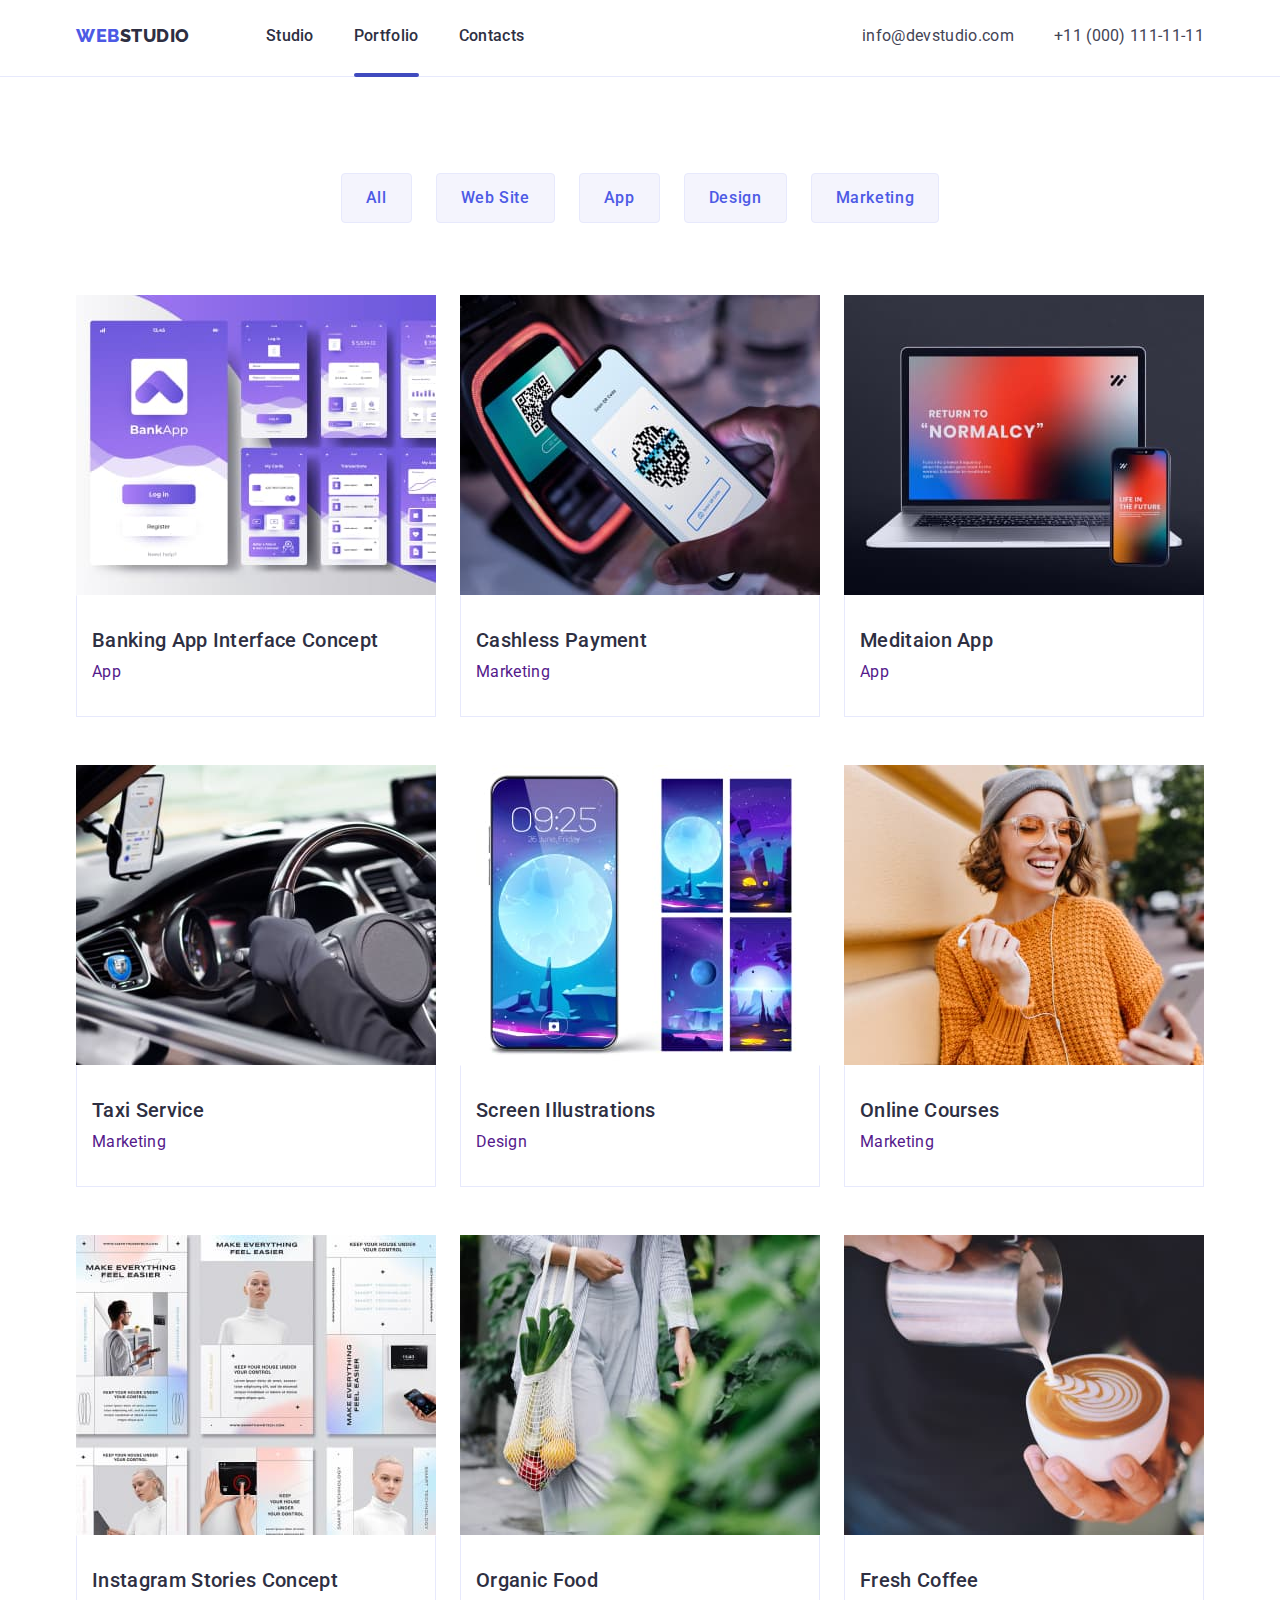
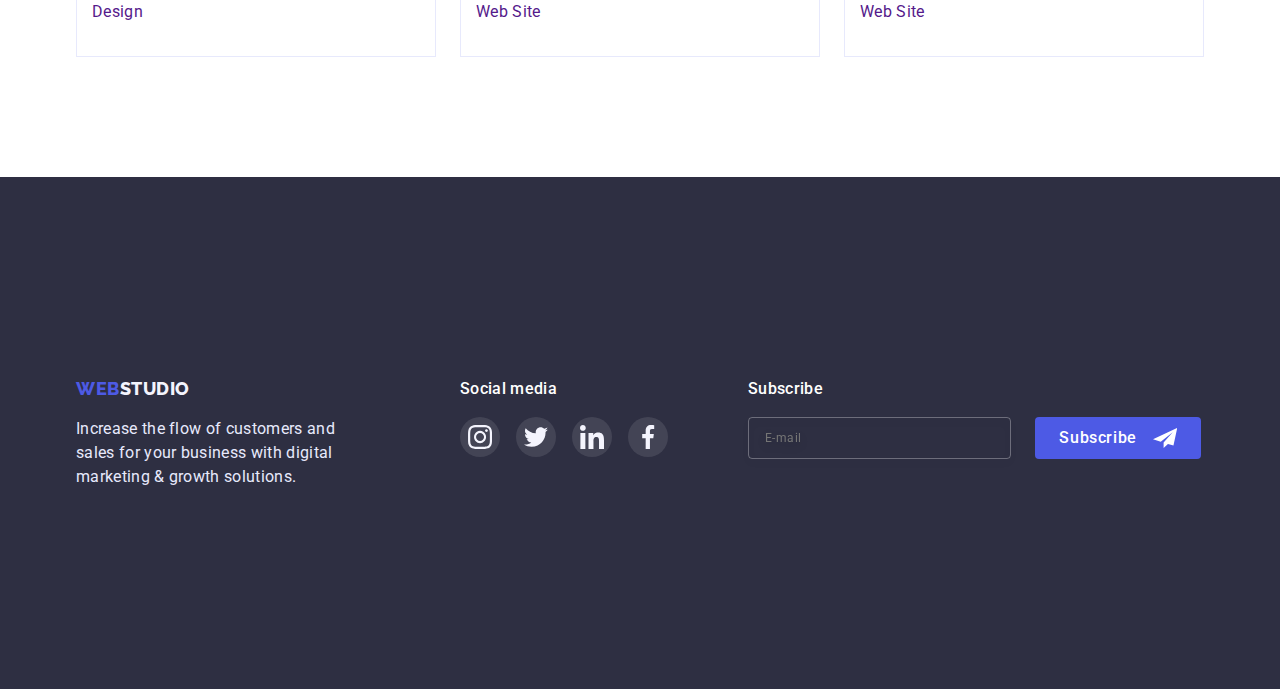
<file: portfolio.html>
<!DOCTYPE html>
<html lang="en">
  <head>
    <meta charset="UTF-8" />
    <meta http-equiv="X-UA-Compatible" content="IE=edge" />
    <meta name="viewport" content="width=device-width, initial-scale=1.0" />

    <link rel="preconnect" href="https://fonts.googleapis.com" />
    <link rel="preconnect" href="https://fonts.gstatic.com" crossorigin />
    <link
      href="https://fonts.googleapis.com/css2?family=Raleway:wght@800&family=Roboto:wght@400;500;700;900&display=swap"
      rel="stylesheet"
    />
    <link
      rel="stylesheet"
      href="https://cdnjs.cloudflare.com/ajax/libs/modern-normalize/1.1.0/modern-normalize.min.css"
    />
    <title>Portfolio</title>
    <link rel="stylesheet" href="./css/styles.css" />
    <link rel="stylesheet" href="./css/mobile.css" />
    <link rel="stylesheet" href="./css/tablet.css" />
    <link rel="stylesheet" href="./css/desktop.css" />
  </head>
  <body>
    <!--Header-->
    <header class="main-menu">
      <div class="container page-header-container">
        <nav class="main-nav">
          <a href="./index.html" class="logo"
            ><span class="logo-accent">Web</span>Studio</a
          >
          <ul class="site-nav list">
            <li class="item">
              <a href="./index.html" class="site-nav link">Studio</a>
            </li>
            <li class="item">
              <a href="./portfolio.html" class="site-nav link current"
                >Portfolio</a
              >
            </li>
            <li class="item"><a href="" class="site-nav link">Contacts</a></li>
          </ul>
        </nav>
        <address class="second-nav">
          <ul class="contacts list">
            <li class="item">
              <a href="mailto:info@devstudio.com" class="mailto link"
                >info@devstudio.com</a
              >
            </li>
            <li class="item">
              <a href="tel:+110001111111" class="tel">+11 (000) 111-11-11</a>
            </li>
          </ul>
        </address>
      </div>
    </header>
    <main>
      <div class="container">
        <section class="buttons-nav">
          <!--Portfolio items-->
          <h1 class="visually-hidden">Our Portfolio</h1>
          <ul class="buttons list">
            <li class="buttons list item">
              <button type="button" class="button secondary">All</button>
            </li>
            <li class="buttons list item">
              <button type="button" class="button secondary">Web Site</button>
            </li>
            <li class="buttons list item">
              <button type="button" class="button secondary">App</button>
            </li>
            <li class="buttons list item">
              <button type="button" class="button secondary">Design</button>
            </li>
            <li class="buttons list item">
              <button type="button" class="button secondary">Marketing</button>
            </li>
          </ul>
        </section>
        <section class="completed-projects">
          <!--Examples of completed projects-->
          <h2 class="visually-hidden">Projects examples</h2>
          <ul class="projects-examples list">
            <li class="examples-item">
              <a href="" class="project-list-wrapper link">
                <div class="project-list-wrapper-img">
                  <img
                    class="project img"
                    src="./images/project-img-1.jpg"
                    alt="bank application mobile screens"
                    width="360"
                  />
                  <p class="owerlay">
                    14 Stylish and User-Friendly App Design Concepts · Task
                    Manager App · Calorie Tracker App · Exotic Fruit Ecommerce
                    App · Cloud Storage App
                  </p>
                </div>
                <div class="projects-card">
                  <h3 class="projects-item">Banking App Interface Concept</h3>
                  <p class="projects-direction">App</p>
                </div>
              </a>
            </li>
            <li class="examples-item">
              <a href="" class="project-list-wrapper link">
                <div class="project-list-wrapper-img">
                  <img
                    class="project img"
                    src="./images/project-img-2.jpg"
                    alt="proces of sreening qr code"
                    width="360"
                  />
                  <p class="owerlay">
                    14 Stylish and User-Friendly App Design Concepts · Task
                    Manager App · Calorie Tracker App · Exotic Fruit Ecommerce
                    App · Cloud Storage App
                  </p>
                </div>
                <div class="projects-card">
                  <h3 class="projects-item">Cashless Payment</h3>
                  <p class="projects-direction">Marketing</p>
                </div></a
              >
            </li>
            <li class="examples-item">
              <a href="" class="project-list-wrapper link">
                <div class="project-list-wrapper-img">
                  <img
                    class="project img"
                    src="./images/project-img-3.jpg"
                    alt="bank application mobile screens"
                    width="360"
                  />
                  <p class="owerlay">
                    14 Stylish and User-Friendly App Design Concepts · Task
                    Manager App · Calorie Tracker App · Exotic Fruit Ecommerce
                    App · Cloud Storage App
                  </p>
                </div>
                <div class="projects-card">
                  <h3 class="projects-item">Meditaion App</h3>
                  <p class="projects-direction">App</p>
                </div>
              </a>
            </li>
            <li class="examples-item">
              <a href="" class="project-list-wrapper link">
                <div class="project-list-wrapper-img">
                  <img
                    class="project img"
                    src="./images/project-img-4.jpg"
                    alt="proces of sreening qr code"
                    width="360"
                  />
                  <p class="owerlay">
                    14 Stylish and User-Friendly App Design Concepts · Task
                    Manager App · Calorie Tracker App · Exotic Fruit Ecommerce
                    App · Cloud Storage App
                  </p>
                </div>
                <div class="projects-card">
                  <h3 class="projects-item">Taxi Service</h3>
                  <p class="projects-direction">Marketing</p>
                </div>
              </a>
            </li>
            <li class="examples-item">
              <a href="" class="project-list-wrapper link">
                <div class="project-list-wrapper-img">
                  <img
                    class="project img"
                    src="./images/project-img-5.jpg"
                    alt="mobile phone's creen with different variants of moon's pictures"
                    width="360"
                  />
                  <p class="owerlay">
                    14 Stylish and User-Friendly App Design Concepts · Task
                    Manager App · Calorie Tracker App · Exotic Fruit Ecommerce
                    App · Cloud Storage App
                  </p>
                </div>
                <div class="projects-card">
                  <h3 class="projects-item">Screen Illustrations</h3>
                  <p class="projects-direction">Design</p>
                </div></a
              >
            </li>
            <li class="examples-item">
              <a href="" class="project-list-wrapper link">
                <div class="project-list-wrapper-img">
                  <img
                    class="project img"
                    src="./images/project-img-6.jpg"
                    alt="girl with airpods looking at phone screen"
                    width="360"
                  />
                  <p class="owerlay">
                    14 Stylish and User-Friendly App Design Concepts · Task
                    Manager App · Calorie Tracker App · Exotic Fruit Ecommerce
                    App · Cloud Storage App
                  </p>
                </div>
                <div class="projects-card">
                  <h3 class="projects-item">Online Courses</h3>
                  <p class="projects-direction">Marketing</p>
                </div>
              </a>
            </li>
            <li class="examples-item">
              <a href="" class="project-list-wrapper link">
                <div class="project-list-wrapper-img">
                  <img
                    class="project img"
                    src="./images/project-img-7.jpg"
                    alt="different wariants of pages in instagram with same story"
                    width="360"
                  />
                  <p class="owerlay">
                    14 Stylish and User-Friendly App Design Concepts · Task
                    Manager App · Calorie Tracker App · Exotic Fruit Ecommerce
                    App · Cloud Storage App
                  </p>
                </div>
                <div class="projects-card">
                  <h3 class="projects-item">Instagram Stories Concept</h3>
                  <p class="projects-direction">Design</p>
                </div>
              </a>
            </li>
            <li class="examples-item">
              <a href="" class="project-list-wrapper link">
                <div class="project-list-wrapper-img">
                  <img
                    class="project img"
                    src="./images/project-img-8.jpg"
                    alt="silhouette of a woman in white clothes with a mesh fabric with vegetables"
                    width="360"
                  />
                  <p class="owerlay">
                    14 Stylish and User-Friendly App Design Concepts · Task
                    Manager App · Calorie Tracker App · Exotic Fruit Ecommerce
                    App · Cloud Storage App
                  </p>
                </div>
                <div class="projects-card">
                  <h3 class="projects-item">Organic Food</h3>
                  <p class="projects-direction">Web Site</p>
                </div>
              </a>
            </li>
            <li class="examples-item">
              <a href="" class="project-list-wrapper link">
                <div class="project-list-wrapper-img">
                  <img
                    class="project img"
                    src="./images/project-img-9.jpg"
                    alt="a cup of coffee into which milk is poured from the cappuccinatore"
                    width="360"
                  />
                  <p class="owerlay">
                    14 Stylish and User-Friendly App Design Concepts · Task
                    Manager App · Calorie Tracker App · Exotic Fruit Ecommerce
                    App · Cloud Storage App
                  </p>
                </div>
                <div class="projects-card">
                  <h3 class="projects-item">Fresh Coffee</h3>
                  <p class="projects-direction">Web Site</p>
                </div>
              </a>
            </li>
          </ul>
        </section>
      </div>
    </main>
    <!--Footer-->
    <footer class="footer">
      <div class="footer container">
        <div class="footer-description">
          <a href="./index.html" class="logo-footer"
            ><span class="logo-accent">Web</span>Studio</a
          >
          <p class="footer-text">
            Increase the flow of customers and sales for your business with
            digital marketing & growth solutions.
          </p>
        </div>
        <div class="footer-social">
          <h3 class="footer-header">Social media</h3>
          <ul class="social-media list">
            <li class="social-media-item">
              <a href="" class="media-social link">
                <svg class="media-social-icon" width="24">
                  <use href="./images/symbol-defs.svg#icon-instagram"></use>
                </svg>
              </a>
            </li>
            <li class="social-media-item">
              <a href="" class="media-social link">
                <svg class="media-social-icon" width="24">
                  <use href="./images/symbol-defs.svg#icon-twitter"></use>
                </svg>
              </a>
            </li>
            <li class="social-media-item">
              <a href="" class="media-social link">
                <svg class="media-social-icon" width="24">
                  <use href="./images/symbol-defs.svg#icon-linkedin"></use>
                </svg>
              </a>
            </li>
            <li class="social-media-item">
              <a href="" class="media-social link">
                <svg class="media-social-icon" width="24">
                  <use href="./images/symbol-defs.svg#icon-facebook"></use>
                </svg>
              </a>
            </li>
          </ul>
        </div>
        <div role="group" class="subscribe">
          <h3 class="footer-header">Subscribe</h3>
          <form class="subscribe-form">
            <input
              type="email"
              class="footer-form-input"
              name="mail"
              id="mail"
              placeholder="E-mail"
              required
            />
            <button type="submit" class="subscribe-button button">
              Subscribe
              <svg class="icon-send" width="24">
                <use href="./images/symbol-defs.svg#icon-icon-send"></use>
              </svg>
            </button>
          </form>
        </div>
      </div>
    </footer>
  </body>
</html>
</file>
<file: css/styles.css>
:root {
  --primary-text-color: #434455;
  --item-text-color: #2e2f42;
  --accent-color: #404bbf;
  --primary-background-color: #ffffff;
  --button-color: #4d5ae5;
  --button-background-color: #f4f4fd;
  --button-border-color: #e7e9fc;

  --transition-dur-and-func: 250ms cubic-bezier(0.4, 0, 0.2, 1);
}
body {
  font-family: "Roboto", sans-serif;
  letter-spacing: 0.02em;
  color: var(--primary-text-color);
}
ul,
li {
  margin: 0;
  padding: 0;
}
img {
  display: block;
  width: 100%;
  height: auto;
}
h1,
h2,
h3,
p {
  margin: 0;
}
.button {
  cursor: pointer;
}
.link {
  text-decoration: none;
}
.list {
  list-style: none;
}

/* Header style */
.container {
  width: 100%;
  padding-left: 16px;
  padding-right: 16px;
  margin: 0 auto;
}

.main-menu {
  padding-top: 24px;
  padding-bottom: 24px;
  border-bottom: 1px solid var(--button-border-color);
}

.logo {
  display: flex;
  align-items: center;
  color: var(--item-text-color);
  font-family: "Raleway", sans-serif;
  letter-spacing: 0.03em;
  font-weight: 800;
  font-size: 18px;
  line-height: 1.33;
  text-transform: uppercase;

  text-decoration: none;
}

.logo-accent {
  color: var(--button-color);
}

/* Site nav */

.page-header-container {
  display: flex;
  align-items: center;
}
/* MOBILE */
.header-nav-wrap {
  background-color: var(--primary-background-color);
  width: 100%;
  height: 100vh;
  box-shadow: 0px 2px 1px rgba(46, 47, 66, 0.08),
    0px 1px 1px rgba(46, 47, 66, 0.16), 0px 1px 6px rgba(46, 47, 66, 0.08);
  position: fixed;
  right: 0;
  top: 0;
  opacity: 0;
  pointer-events: none;
  padding-top: 80px;
  padding-bottom: 40px;
  padding-left: 40px;
}
.header-nav-wrap.is-open {
  opacity: 1;
}

.header-btn-mobile {
  position: absolute;
  top: 24px;
  right: 24px;
  display: flex;
}
.hmobile-burger-icon {
  width: 32px;
  height: 22px;
  fill: currentColor;
  transition: fill var(--transition-dur-and-func);
}

.header-btn-mobile-close {
  position: absolute;
  top: 24px;
  right: 24px;
  display: flex;
  justify-content: center;
  align-items: center;
  width: 24px;
  height: 24px;

  background: var(--button-border-color);
  border: 1px solid rgba(0, 0, 0, 0.1);
  border-radius: 50%;
  padding: 8px;
  color: #000;
  cursor: pointer;
}

.header-btn-mobile-close:is(:hover, :focus) {
  background-color: var(--button-color);
  color: var(--primary-background-color);
}

.header-btn-mobile-icon {
  width: 8px;
  height: 8px;
  fill: currentColor;
  transition: fill var(--transition-dur-and-func);
}

.site-nav.list {
  display: flex;
  flex-direction: column;
  row-gap: 40px;
}

.site-nav.link {
  color: var(--item-text-color);
  font-weight: 700;
  font-size: 36px;
  line-height: 1.1;

  transition: color var(--transition-dur-and-func);
}

.site-nav.link:hover,
.site-nav.link:focus {
  color: var(--accent-color);
}

/*Mailto tel link*/
.second-nav {
  display: flex;
  flex-direction: column;
  margin-top: 284px;
  margin-bottom: 48px;
}
.contacts.list {
  display: flex;
  flex-direction: column-reverse;
  align-items: flex-start;
  padding: 0px;
  row-gap: 40px;
}

.mailto.link {
  font-weight: 500;
  font-size: 20px;
  line-height: 24px;
  line-height: 1.2;
  color: var(--primary-text-color);
  font-style: normal;

  transition: color var(--transition-dur-and-func);
}
.mailto.link:hover,
.mailto.link:focus {
  color: var(--accent-color);
}

.tel {
  font-weight: 600;
  font-size: 24px;
  line-height: 1.2;
  text-transform: capitalize;
  color: var(--button-color);
  font-style: normal;
  text-decoration: none;
}
.header-social.list {
  display: flex;
  justify-content: flex-start;
  column-gap: 24px;
}

/* Hero section */

.hero-section {
  display: flex;
  text-align: center;
  padding-top: 112px;
  padding-bottom: 112px;

  flex-grow: 1;
  background-image: linear-gradient(
      rgba(46, 47, 66, 0.7),
      rgba(46, 47, 66, 0.7)
    ),
    url(../images/people-office-mob-1x.jpg);

  background-position: center;
  margin-left: auto;
  margin-right: auto;
  background-size: cover;
}

@media (min-device-pixel-ratio: 2),
  (min-resolution: 192dpi),
  (min-resolution: 2dppx) {
  .hero-section {
    background-image: linear-gradient(
        rgba(46, 47, 66, 0.7),
        rgba(46, 47, 66, 0.7)
      ),
      url(../images/people-office-mob-2x.jpg);
  }
}

.hero-title {
  width: 290px;
  margin-right: auto;
  margin-left: auto;
  margin-bottom: 72px;
  text-transform: capitalize;
  font-weight: 700;
  font-size: 36px;
  line-height: 1.11;

  color: var(--primary-background-color);
}
/* Button */
.button {
  text-align: center;
  font-family: inherit;
  font-weight: 500;
  font-size: 16px;
  line-height: 1.5;

  letter-spacing: 0.04em;
  border-radius: 4px;
  border: 1px solid var(--button-border-color);
}

.button.primary {
  text-align: center;
  color: var(--primary-background-color);
  background-color: var(--button-color);
  padding: 16px 32px;
  border: none;
  box-shadow: 0px 4px 4px rgba(0, 0, 0, 0.15);

  transition: background-color var(--transition-dur-and-func);
}

.button.primary:hover,
.button.primary:focus {
  background-color: var(--accent-color);
}
.button.secondary {
  color: var(--button-color);
  background-color: var(--button-background-color);
  padding: 12px 24px;

  transition: color, background-color, box-shadow,
    var(--transition-dur-and-func);
}

.button.secondary:hover,
.button.secondary:focus {
  color: var(--primary-background-color);
  background-color: var(--accent-color);
  box-shadow: 0px 3px 1px rgba(0, 0, 0, 0.1), 0px 2px 1px rgba(0, 0, 0, 0.08),
    0px 2px 2px rgba(0, 0, 0, 0.12);
}

/* Section */
/*Feature*/
.visually-hidden {
  position: absolute;
  width: 1px;
  height: 1px;
  margin: -1px;
  border: 0;
  padding: 0;

  white-space: nowrap;
  clip-path: inset(100%);
  clip: rect(0 0 0 0);
  overflow: hidden;
}
.feature-section {
  padding-top: 96px;
  padding-bottom: 96px;
}
.feature.list {
  display: flex;
  flex-direction: column;
  row-gap: 72px;
}
.feature-card {
  width: 100%;
}
.icon-item {
  display: none;
}

.feature-item,
.projects-item {
  color: var(--item-text-color);
  font-weight: 700;
  font-size: 36px;
  line-height: 1.11;
  text-transform: capitalize;
  margin-bottom: 8px;
}
.feature-description,
.projects-direction {
  font-weight: 500;
  font-size: 16px;
  line-height: 1.5;
}

/* What are we doing*/
.we-doing {
  display: none;
}

/* Our Team */

.our-team-section {
  background-color: var(--button-background-color);
  padding-top: 96px;
  padding-bottom: 128px;
}
.section-title {
  color: var(--item-text-color);
  font-weight: 700;
  font-size: 36px;
  line-height: 1.11;
  text-align: center;
  text-transform: capitalize;
  margin-bottom: 72px;
}

.business-cards.list {
  display: flex;
  flex-direction: column;
  row-gap: 72px;
}
.cards-list {
  width: 100%;
  background-color: var(--primary-background-color);
  box-shadow: 0px 1px 6px rgba(46, 47, 66, 0.08),
    0px 1px 1px rgba(46, 47, 66, 0.16), 0px 2px 1px rgba(46, 47, 66, 0.08);
  border-radius: 0px 0px 4px 4px;
}
.cards-subscription {
  display: block;
  padding-top: 32px;
  padding-bottom: 32px;
  padding-right: auto;
  padding-left: auto;
}
.cards-item {
  color: var(--item-text-color);
  font-weight: 500;
  font-size: 20px;
  line-height: 1.2;
  text-align: center;
  margin-bottom: 8px;
}
.cards-paragraf {
  font-size: 16px;
  line-height: 1.5;
  text-align: center;
}
.team-social.list {
  display: flex;
  justify-content: center;
  gap: 24px;
}
.team-social-item {
  width: 40px;
  height: 40px;
}
.team-social.link {
  display: flex;
  justify-content: center;
  align-items: center;
  width: 100%;
  height: 100%;
  border-radius: 50%;
  margin-top: 8px;
  background: var(--button-color);

  transition: background-color var(--transition-dur-and-func);
}

.team-social.link:is(:hover, :focus) {
  background-color: var(--accent-color);
}
.media-social-icon {
  color: var(--button-background-color);
}
/*Portfolio items*/
.buttons-nav {
  display: flex;
  justify-content: center;
  padding-top: 96px;
  padding-bottom: 72px;
}
.buttons.list {
  display: flex;
  align-items: center;
  justify-content: center;
  margin-left: 0;
}
.buttons.list.item {
  display: flex;
  align-items: center;
}

.buttons.list .item + .item {
  margin-left: 24px;
}
/* Completed-projects*/

.completed-projects {
  padding-bottom: 120px;
}
.projects-examples.list {
  display: flex;
  flex-wrap: wrap;
  row-gap: 48px;
  column-gap: 24px;
}
.examples-item {
  flex-basis: calc((100% - 48px) / 3);

  transition: box-shadow var(--transition-dur-and-func);
}
.examples-item:hover,
.examples-item :focus {
  box-shadow: 0px 1px 6px rgba(46, 47, 66, 0.08),
    0px 1px 1px rgba(46, 47, 66, 0.16), 0px 2px 1px rgba(46, 47, 66, 0.08);
}

.projects-card {
  display: block;
  padding-top: 32px;
  padding-bottom: 32px;
  padding-left: 15px;

  border: 1px solid var(--button-border-color);
  border-top: 1px solid transparent;
}
.project-list-wrapper-img {
  position: relative;
  overflow: hidden;
}
.project-list-wrapper.link:hover .owerlay,
.project-list-wrapper.link:focus .owerlay {
  transform: translateY(0);
}

.owerlay {
  position: absolute;
  left: 0;
  top: 0;
  width: 100%;
  height: 100%;
  font-size: 16px;
  line-height: 1.5;
  color: var(--button-background-color);
  background-color: var(--button-color);
  padding-top: 40px;
  padding-left: 32px;
  padding-right: 32px;

  transform: translateY(100%);
  transition: transform var(--transition-dur-and-func);
}

/* Customers */
.customers-contact {
  padding-top: 96px;
  padding-bottom: 96px;
}

.customers.container {
  width: 100%;
}

.customers-description {
  display: block;
  width: 288px;
  margin-left: auto;
  margin-right: auto;
}

.customers.list {
  display: flex;
  flex-direction: row;
  flex-wrap: wrap;
  justify-content: center;
  column-gap: 16px;
  row-gap: 72px;
}

.customers-item {
  width: calc((100% - 16px) / 2);
}
.customers.link {
  display: flex;
  justify-content: center;
  align-items: center;
  width: 136px;
  height: 88px;
  border-radius: 4px;
  color: #8e8f99;
  border: 1px solid #8e8f99;

  transition: color, border, var(--transition-dur-and-func);
}

.customers.link:is(:hover, :focus) {
  border: 1px solid var(--accent-color);
  color: var(--accent-color);
}

.customers-icon {
  display: block;
  margin: 0;
  width: 136px;
  height: 88px;
  fill: currentColor;
}

/* Footer */
.footer {
  background-color: var(--item-text-color);
  padding-top: 96px;
  padding-bottom: 96px;
}
.footer.container {
  display: flex;
  flex-direction: column;
  row-gap: 72px;
  padding-left: 15px;
  padding-right: 15px;
}
.footer-description {
  display: block;
  width: 264px;
  margin-left: auto;
  margin-right: auto;
}
.logo-footer {
  display: flex;
  color: var(--button-background-color);
  font-family: "Raleway", sans-serif;
  letter-spacing: 0.03em;
  font-weight: 800;
  font-size: 18px;
  line-height: 1.33;
  text-transform: uppercase;
  text-decoration: none;
  justify-content: center;
}
.footer-text {
  margin-top: 16px;
  color: var(--button-border-color);
  font-size: 16px;
  line-height: 1.5;
}
.footer-social {
  display: block;
  width: 208px;
  height: 80px;
  margin-left: auto;
  margin-right: auto;
}

.social-media.list {
  display: flex;
  justify-content: center;
  gap: 16px;
}
.social-media-item {
  width: 40px;
  height: 40px;
}
.media-social.link {
  display: flex;
  justify-content: center;
  align-items: center;
  width: 100%;
  height: 100%;
  border-radius: 50%;
  background: rgba(255, 255, 255, 0.1);
  color: var(--button-background-color);

  transition: background-color var(--transition-dur-and-func);
}

.media-social.link:is(:hover, :focus) {
  background-color: #31d0aa;
}
.media-social-icon {
  fill: currentColor;
}
/*Subscribe*/

.subscribe {
  display: block;
  width: 100%;
}
.footer-header {
  font-weight: 500;
  font-size: 16px;
  line-height: 1.5;
  letter-spacing: 0.02em;
  color: var(--primary-background-color);
  margin-bottom: 16px;
  text-align: center;
}
.subscribe-form {
  display: flex;
  flex-direction: column;
  margin-bottom: 16px;
}

.footer-form-input {
  width: 100%;
  font-size: 12px;
  line-height: 2;
  letter-spacing: 0.04em;
  color: rgba(255, 255, 255, 0.6);
  padding-top: 8px;
  padding-bottom: 8px;
  padding-left: 16px;
  margin-bottom: 16px;

  border: 1px solid rgba(255, 255, 255, 0.3);
  filter: drop-shadow(0px 4px 4px rgba(0, 0, 0, 0.15));
  border-radius: 4px;
  background-color: transparent;
  outline: transparent;
}

.icon-send {
  width: 24px;
  height: 24px;
  fill: var(--primary-background-color);
}
.subscribe-button {
  display: flex;
  flex-direction: row;
  justify-content: center;
  align-items: center;
  padding: 8px 24px;
  gap: 16px;
  margin-left: auto;
  margin-right: auto;
  color: var(--primary-background-color);
  background-color: var(--button-color);
  border: none;
}

/*Modal window*/

.backdrop {
  position: fixed;
  top: 0;
  left: 0;
  width: 100%;
  height: 100%;
  z-index: 100;
  background-color: rgba(46, 47, 66, 0.4);

  transition: opacity var(--transition-dur-and-func);
  transition: visibility var(--transition-dur-and-func);
}
.modal {
  position: absolute;
  top: 50%;
  left: 50%;
  transform: translate(-50%, -50%);

  width: 320px;
  height: 586px;
  background: #fcfcfc;
  filter: drop-shadow(0px 1px 3px rgba(0, 0, 0, 0.12))
    drop-shadow(0px 1px 2px rgba(0, 0, 0, 0.2))
    drop-shadow(0px 1px 1px rgba(0, 0, 0, 0.14));
  border-radius: 4px;

  padding-left: 10px;
  padding-right: 10px;
  padding-top: 72px;
  padding-bottom: 24px;
}

.modal-close-button {
  position: absolute;
  top: 24px;
  right: 24px;
  display: flex;
  justify-content: center;
  align-items: center;
  width: 24px;
  height: 24px;

  background: var(--button-border-color);
  border: 1px solid rgba(0, 0, 0, 0.1);
  border-radius: 50%;
  padding: 8px;
  color: #000;
  cursor: pointer;
  transition: background-color var(--transition-dur-and-func);
}

.modal-close-button:is(:hover, :focus) {
  background-color: var(--button-color);
  color: var(--primary-background-color);
}

.modal-icon {
  width: 8px;
  height: 8px;
  fill: currentColor;
  transition: fill var(--transition-dur-and-func);
}

.backdrop.is-hidden {
  opacity: 0;
  visibility: hidden;
  pointer-events: none;
}

.call-back-text {
  font-size: 12px;
  line-height: 1.17;
  letter-spacing: 0.04em;
  color: #8e8f99;
  margin-bottom: 4px;
}
.call-back-text.second {
  letter-spacing: 0.01em;
}

.call-back-form-icon {
  width: 18px;
  height: 24px;
  position: absolute;
  left: 16px;
  top: 26px;
  transition: fill var(--transition-dur-and-func);
}
.call-back-form-icon.person {
  height: 18px;
  transition: fill var(--transition-dur-and-func);
}

.contacts-call-back {
  font-weight: 500;
  font-size: 16px;
  line-height: 1.5;
  letter-spacing: 0.02em;

  color: var(--item-text-color);
  margin-bottom: 16px;
}

.form-field {
  position: relative;
  display: flex;
  flex-direction: column;
  margin-bottom: 8px;
}
.form-input {
  font-size: 18px;
  line-height: 1.25;
  letter-spacing: 0.04em;
  height: 40px;
  padding-left: 34px;
  color: #000;
  border: 1px solid rgba(33, 33, 33, 0.2);
  border-radius: 4px;
  outline: transparent;
  transition: border-color var(--transition-dur-and-func);
}
.form-input.comment {
  font-size: 12px;
  line-height: 1.17;
  color: rgba(117, 117, 117, 0.5);

  height: 120px;
  padding-top: 8px;
  padding-left: 16px;
}
.form-field.comment {
  margin-bottom: 16px;
}
.form-input:focus {
  border-color: var(--button-color);
}
.form-input:focus + .call-back-form-icon {
  fill: var(--button-color);
}

.checkbox {
  margin-bottom: 24px;
}
.form-label-checkbox {
  display: flex;
  flex-direction: row;
  flex-wrap: wrap;
  font-size: 12px;
  line-height: 1.17;
  letter-spacing: 0.04em;
  color: #757575;
}
.checkbox-form {
  display: flex;
  width: 16px;
  height: 16px;
  justify-content: center;
  align-items: center;
  background: transparent;
  margin-right: 8px;

  border: 1.25px solid var(--item-text-color);
  border-radius: 2px;
  transition: background-color var(--transition-dur-and-func);
}
.checkbox-icon {
  fill: var(--button-background-color);
}
.checkbox-input:checked + .form-label-checkbox span {
  background-color: var(--accent-color);
  border: 1.25px solid var(--accent-color);
  border-radius: 2px;
}
.privacy {
  line-height: 1.33;
  text-decoration-line: underline;
  color: var(--button-color);
}
.button.send {
  display: block;
  width: 169px;
  margin-left: auto;
  margin-right: auto;
}
</file>
<file: css/mobile.css>
@media screen and (min-width: 480px) {
  .container {
    max-width: 428px;
  }
  /*Header*/
  .tel {
    font-weight: 600;
    font-size: 36px;
    line-height: 1.11;
  }
  .header-social.list {
    column-gap: 56px;
  }

  /*Hero Section*/
  .hero-title {
    width: 320px;
  }
  /*Feature*/
  .customers-description {
    width: 396px;
  }
  .customers.link {
    width: 190px;
  }
  .customers-icon {
    width: 190px;
  }
  /*Modal window*/
  .modal {
    width: 392px;
    padding-left: 16px;
    padding-right: 16px;
  }
  .form-label-checkbox {
    flex-wrap: nowrap;
  }
}
</file>
<file: css/tablet.css>
@media screen and (min-width: 768px) {
  .container {
    max-width: 768px;
  }
  /*Header*/
  .main-menu {
    padding-bottom: 9px;
  }
  .main-nav {
    display: flex;
  }
  .header-btn-mobile {
    display: none;
  }
  .page-header-container {
    align-items: self-start;
  }
  .header-nav-wrap {
    display: flex;
    flex-direction: row;
    background-color: transparent;
    max-width: unset;
    height: unset;
    position: static;
    padding: 0;
    box-shadow: none;
    opacity: 1;
    pointer-events: all;
  }
  .header-btn-mobile-close {
    display: none;
  }
  .site-nav.list {
    flex-direction: row;
    row-gap: 0;
    margin-left: 120px;
  }
  .site-nav .item + .item {
    margin-left: 40px;
  }
  .site-nav.link {
    font-weight: 500;
    font-size: 16px;
    line-height: 1.5;
  }
  .site-nav.link.current {
    position: relative;
    padding-bottom: 26px;
  }
  .site-nav.link.current::after {
    position: absolute;
    top: 100%;
    content: "";
    display: block;
    width: 100%;
    height: 4px;
    background-color: var(--accent-color);
    border-radius: 2px;
    margin: 0 auto;
  }

  .second-nav {
    flex-direction: row;
    margin-top: 0;
    margin-bottom: 0;
    align-items: flex-end;
    margin-left: auto;
  }
  .contacts.list {
    flex-direction: column;
    align-items: flex-end;
    row-gap: 4px;
  }
  .mailto.link {
    font-weight: 400;
    font-size: 12px;
    line-height: 1.33;
  }
  .tel {
    color: var(--primary-text-color);
    font-weight: 400;
    font-size: 12px;
    line-height: 1.33;
    text-transform: none;

    transition: color var(--transition-dur-and-func);
  }
  .tel:hover,
  .tel:focus {
    color: var(--accent-color);
  }
  .header-social.list {
    display: none;
  }
  /*Hero Section*/
  .hero-section {
    padding-bottom: 108px;

    background-image: linear-gradient(
        rgba(46, 47, 66, 0.7),
        rgba(46, 47, 66, 0.7)
      ),
      url(../images/people-office-tab-1x.jpg);
  }

  @media (min-device-pixel-ratio: 2),
    (min-resolution: 192dpi),
    (min-resolution: 2dppx) {
    .hero-section {
      background-image: linear-gradient(
          rgba(46, 47, 66, 0.7),
          rgba(46, 47, 66, 0.7)
        ),
        url(../images/people-office-tab-2x.jpg);
    }
  }

  .hero-title {
    width: 496px;
    margin-bottom: 40px;
    font-weight: 700;
    font-size: 56px;
    line-height: 1.07;
    text-transform: none;
  }

  /*Feature*/
  .feature.list {
    flex-direction: row;
    flex-wrap: wrap;
    column-gap: 24px;
  }
  .feature-card {
    flex-basis: calc((100% - 24px) / 2);
  }
  /* Our Team */
  .our-team-section {
    padding-bottom: 104px;
  }
  .business-cards.list {
    display: flex;
    flex-direction: row;
    flex-wrap: wrap;
    column-gap: 24px;
    row-gap: 64px;
  }
  .cards-list {
    width: calc((100% - 24px) / 2);
  }
  /* Customers */
  .customers.container {
    display: block;
  }
  .customers-description {
    width: 552px;
  }
  .customers.list {
    column-gap: 24px;
  }
  .customers-item {
    width: calc((100% - 48px) / 3);
  }
  .customers.link {
    width: 168px;
  }
  .customers-icon {
    width: 168px;
  }
  /* Footer */
  .footer.container {
    width: 552px;
    flex-direction: row;
    flex-wrap: wrap;
    column-gap: 24px;
  }
  .footer-description {
    margin-left: 0;
    margin-right: 0;
  }
  .subscribe-form {
    flex-direction: row;
  }
  .logo-footer {
    justify-content: left;
  }

  .footer-form-input {
    width: 264px;
  }
  .footer-header {
    text-align: left;
  }
  .footer-social {
    margin-left: 0;
    margin-right: 0;
  }
  .subscribe {
    width: 453px;
    height: 80px;
  }
  .footer-form-input {
    margin-bottom: 0;
  }
  .subscribe-button {
    margin-left: 24px;
  }
  /*Modal window*/
  .modal {
    width: 408px;
    height: 586px;
    padding-left: 23px;
    padding-right: 25px;
  }
}
</file>
<file: css/desktop.css>
@media screen and (min-width: 1200px) {
  .container {
    max-width: 1158px;
    padding-left: 15px;
    padding-right: 15px;
  }
  /*Header*/

  .page-header-container {
    align-items: center;
  }

  .main-menu {
    padding-bottom: 28px;
  }
  .site-nav.list {
    margin-left: 76px;
  }
  .site-nav.link.current {
    position: relative;
    padding-bottom: 28px;
  }
  .second-nav {
    flex-direction: row;
    align-items: center;
  }
  .contacts.list {
    flex-direction: row;
    align-items: center;
    row-gap: 0;
  }
  .contacts.list .item + .item {
    margin-left: 40px;
  }
  .mailto.link {
    font-size: 16px;
    line-height: 1.5;
  }
  .tel {
    font-size: 16px;
    line-height: 1.5;
  }

  /*Hero Section*/

  .hero-section {
    padding-top: 188px;
    padding-bottom: 188px;
    max-width: 1600px;

    background-image: linear-gradient(
        rgba(46, 47, 66, 0.7),
        rgba(46, 47, 66, 0.7)
      ),
      url(../images/people-office-desktop-1x.jpg);
  }

  @media (min-device-pixel-ratio: 2),
    (min-resolution: 192dpi),
    (min-resolution: 2dppx) {
    .hero-section {
      background-image: linear-gradient(
          rgba(46, 47, 66, 0.7),
          rgba(46, 47, 66, 0.7)
        ),
        url(../images/people-office-desktop-2x.jpg);
    }
  }
  .hero-title {
    margin-bottom: 48px;
  }
  /*Feature*/
  .feature-section {
    padding-top: 120px;
    padding-bottom: 120px;
  }
  .feature-item,
  .projects-item {
    font-weight: 500;
    font-size: 20px;
    line-height: 1.2;
    text-transform: none;
  }
  .feature-description,
  .projects-direction {
    font-weight: 400;
  }
  .feature.list {
    flex-wrap: nowrap;
  }
  .feature-card {
    flex-basis: calc((100% - 72px) / 4);
  }
  .icon-item {
    display: block;
    background: var(--button-background-color);
    border-radius: 4px;
    padding-top: 24px;
    padding-bottom: 24px;
    padding-right: 100px;
    padding-left: 100px;
    margin-bottom: 8px;
  }
  .feature-icon {
    width: 64px;
    height: 64px;
  }
  /* What are we doing*/
  .we-doing {
    display: block;
    padding-bottom: 120px;
  }
  .img.list {
    display: flex;
    column-gap: 24px;
  }
  .img-item {
    width: calc((100%-48px) / 3);
  }
  /* Our Team */
  .our-team-section {
    padding-top: 120px;
    padding-bottom: 120px;
  }
  .business-cards.list {
    flex-wrap: nowrap;
  }
  .cards-list {
    width: calc((100% - 72px) / 4);
  }
  /* Customers */
  .customers-contact {
    padding-top: 130px;
    padding-bottom: 120px;
  }
  .customers-item {
    width: calc((100% - 120px) / 6);
  }
  .customers-description {
    width: 1128px;
    height: 200px;
  }
  .customers.list {
    display: flex;
    flex-wrap: nowrap;
  }
  /* Footer */
  .footer {
    padding-top: 100px;
    padding-bottom: 100px;
  }
  .footer.container {
    width: 1158px;
    flex-wrap: nowrap;
    column-gap: 0;
  }
  .footer-description {
    margin-right: 120px;
  }
  .footer-social {
    margin-right: 80px;
  }
  /*Modal window*/
  .modal {
    height: 584px;
    padding-left: 24px;
    padding-right: 24px;
  }
}
</file>
